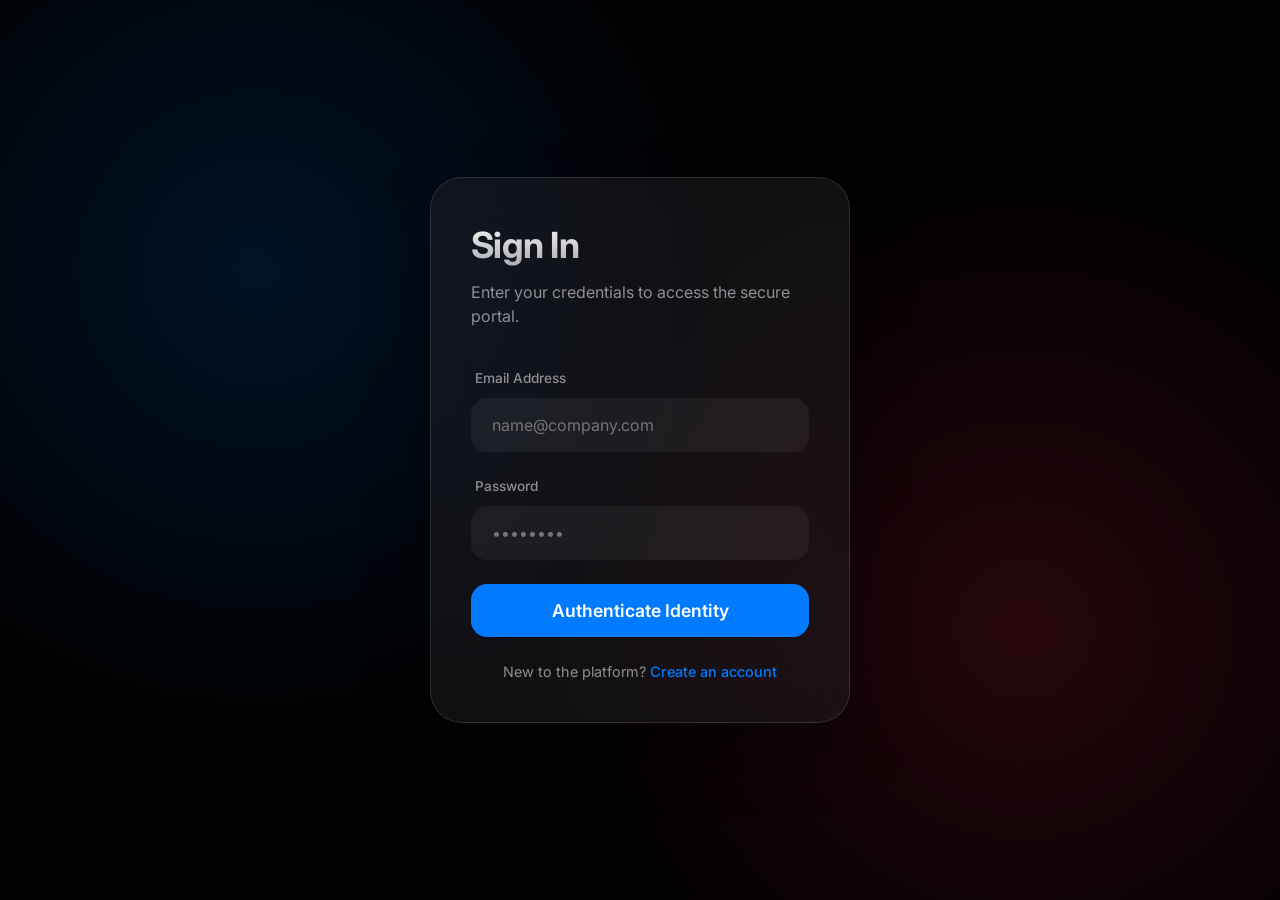
<file: frontend/index.html>
<!DOCTYPE html>
<html lang="en">
<head>
    <meta charset="UTF-8">
    <meta name="viewport" content="width=device-width, initial-scale=1.0">
    <title>Dashboard - Enterprise Core Auth</title>
    <link rel="stylesheet" href="style.css">
    <link rel="preconnect" href="https://fonts.googleapis.com">
    <link rel="preconnect" href="https://fonts.gstatic.com" crossorigin>
    <link href="https://fonts.googleapis.com/css2?family=Inter:wght@300;400;500;600;700&display=swap" rel="stylesheet">
</head>

<body>
    <div class="app-shell">
        <aside class="sidebar">
            <div class="sidebar-logo">
                <span class="icon">🛡️</span>
                <span>Core Auth</span>
            </div>
            <nav class="sidebar-nav">
                <a href="index.html" class="nav-item active">
                    <span class="icon">📊</span>
                    <span>Dashboard</span>
                </a>
                <a href="users.html" class="nav-item">
                    <span class="icon">👥</span>
                    <span>Identities</span>
                </a>
                <a href="#" class="nav-item" onclick="logout()" style="margin-top: auto; border-top: 1px solid var(--glass-border); padding-top: 2rem;">
                    <span class="icon">🚫</span>
                    <span>Logout</span>
                </a>
            </nav>
        </aside>

        <div class="main-content">
            <header>
                <h1>Security Control Hub</h1>
                <p class="subtitle">Real-time status and lifecycle management</p>
            </header>

            <main class="dashboard-grid">
                <section class="control-panel">
                    <!-- Status Pulse -->
                    <div class="status-grid">
                        <div class="status-item">
                            <label>Identity Status</label>
                            <div id="user-status-badge" class="status-badge active">Verified</div>
                        </div>
                        <div class="status-item">
                            <label>Redis Cache</label>
                            <div id="redis-status-badge" class="status-badge info">Active</div>
                        </div>
                    </div>

                    <!-- Profile Card -->
                    <div class="card" style="margin-bottom: 2rem;">
                        <div class="card-title">
                            <span class="icon">👤</span>
                            Active Profile
                        </div>
                        <div id="profile-display" style="margin-bottom: 1.5rem;">
                            <div style="font-size: 1.25rem; font-weight: 600;" id="user-email">Loading...</div>
                            <div style="color: var(--text-dim); font-size: 0.9rem;" id="user-role">Account Holder</div>
                        </div>
                        <div class="button-grid">
                            <button class="secondary" onclick="rotateToken()">
                                <span>🔄</span> Rotate
                            </button>
                            <button class="secondary btn-revoke" onclick="logout()">
                                <span>🚫</span> Revoke
                            </button>
                        </div>
                    </div>

                    <!-- System Pulse -->
                    <div class="card" style="margin-bottom: 2rem;">
                        <div class="card-title">
                            <span class="icon">📈</span>
                            System Pulse
                        </div>
                        <div class="status-grid" style="grid-template-columns: 1fr 1fr 1fr; gap: 1rem; margin-bottom: 0;">
                            <div class="status-item" style="text-align: center;">
                                <label>Total Users</label>
                                <div id="stat-users" style="font-size: 1.5rem; font-weight: 700;">--</div>
                            </div>
                            <div class="status-item" style="text-align: center;">
                                <label>Admins</label>
                                <div id="stat-admins" style="font-size: 1.5rem; font-weight: 700;">--</div>
                            </div>
                            <div class="status-item" style="text-align: center;">
                                <label>Revocations</label>
                                <div id="stat-revoked" style="font-size: 1.5rem; font-weight: 700;">--</div>
                            </div>
                        </div>
                    </div>

                    <!-- Token Management -->
                    <div class="card token-card">
                        <div class="card-title">
                            <span class="icon">🔑</span>
                            Token Registry
                        </div>
                        <div class="side-by-side-tokens">
                            <div class="token-container">
                                <div class="token-header">
                                    <span>Access</span>
                                    <div class="token-actions">
                                        <button onclick="toggleToken('access')">👁️</button>
                                        <button onclick="copyToken('access')">📋</button>
                                    </div>
                                </div>
                                <div id="access-token-view" class="token-box truncated">Loading...</div>
                            </div>

                            <div class="token-container">
                                <div class="token-header">
                                    <span>Refresh</span>
                                    <div class="token-actions">
                                        <button onclick="toggleToken('refresh')">👁️</button>
                                        <button onclick="copyToken('refresh')">📋</button>
                                    </div>
                                </div>
                                <div id="refresh-token-view" class="token-box truncated">Loading...</div>
                            </div>
                        </div>
                        <button class="secondary btn-test" style="margin-top: 1.5rem;" onclick="testInvalid()">
                            <span>⚡</span> Execute Zero-Trust Attack Simulation
                        </button>
                    </div>
                </section>

                <section class="audit-panel">
                    <div class="card card-log">
                        <div class="card-title">
                            <span class="icon">💻</span>
                            Audit Log
                        </div>
                        <div id="log-container"></div>
                        <div class="log-footer">
                            <button class="secondary btn-clear" onclick="clearLogs()">Clear Console</button>
                            <div class="system-status">Monitoring Engine v1.4.2</div>
                        </div>
                    </div>
                </section>
            </main>
        </div>
    </div>

    <script src="fingerprint.js"></script>
    <script>
        const API_URL = window.location.origin;

        // Redirect if not authenticated
        if (!localStorage.getItem('access_token')) {
            window.location.href = 'login.html';
        }

        function log(message, type = 'info') {
            const container = document.getElementById('log-container');
            const entry = document.createElement('div');
            entry.className = 'log-entry';
            const time = new Date().toLocaleTimeString();
            entry.innerHTML = `<span class="log-time">[${time}]</span> <span class="log-type-${type}">${message}</span>`;
            container.appendChild(entry);
            container.scrollTop = container.scrollHeight;
        }

        async function fetchProfile() {
            try {
                const res = await secureFetch(`${API_URL}/users/me`);
                const data = await res.json();
                if (res.ok) {
                    log(`Identity Verified: ${data.email}`, 'success');
                    document.getElementById('user-email').innerText = data.email;
                    if (data.is_superuser) {
                        document.getElementById('user-role').innerText = 'System Administrator';
                        document.getElementById('user-role').style.color = 'var(--primary)';
                    }
                    // Fetch Stats too
                    fetchStats();
                } else {
                    log(`Auth Failure: ${data.detail}`, 'error');
                    if (res.status === 401) {
                        localStorage.removeItem('access_token');
                        setTimeout(() => window.location.href = 'login.html', 2000);
                    }
                }
            } catch (err) {
                log(`Network Error: ${err.message}`, 'error');
            }
        }

        async function fetchStats() {
            try {
                const res = await secureFetch(`${API_URL}/users/stats`);
                const data = await res.json();
                if (res.ok) {
                    document.getElementById('stat-users').innerText = data.total_users;
                    document.getElementById('stat-admins').innerText = data.admin_count;
                    document.getElementById('stat-revoked').innerText = data.revocation_pulse;
                    
                    // Update Redis status
                    const redisBadge = document.getElementById('redis-status-badge');
                    if (data.revocation_pulse !== undefined) {
                        redisBadge.innerText = 'Active';
                        redisBadge.className = 'status-badge active';
                    } else {
                        redisBadge.innerText = 'Failsafe';
                        redisBadge.className = 'status-badge warning';
                    }
                }
            } catch (err) {
                console.error('Stats fetch failed', err);
            }
        }

        async function rotateToken() {
            const refreshToken = localStorage.getItem('refresh_token');
            try {
                const res = await secureFetch(`${API_URL}/auth/refresh`, {
                    method: 'POST',
                    body: JSON.stringify({ refresh_token: refreshToken }),
                    headers: { 'Content-Type': 'application/json' }
                });
                const data = await res.json();
                if (res.ok) {
                    localStorage.setItem('access_token', data.access_token);
                    localStorage.setItem('refresh_token', data.refresh_token);
                    log('Tokens Rotated Successfully', 'success');
                    displayTokens();
                } else {
                    log(`Rotation Failed: ${data.detail}`, 'error');
                }
            } catch (err) {
                log(`Network Error: ${err.message}`, 'error');
            }
        }

        async function logout() {
            try {
                const res = await secureFetch(`${API_URL}/auth/logout`, { method: 'POST' });
                if (res.ok) {
                    log('Session Revoked Successfully', 'warn');
                    localStorage.removeItem('access_token');
                    localStorage.removeItem('refresh_token');
                    setTimeout(() => window.location.href = 'login.html', 1000);
                }
            } catch (err) {
                log(`Logout Error: ${err.message}`, 'error');
            }
        }

        async function testInvalid() {
            log('Simulating Malicious Request...', 'warn');
            // Simulate identity drift by manually modifying the fingerprint header
            const fingerprint = getDeviceFingerprint();
            const token = localStorage.getItem('access_token');
            
            try {
                const res = await fetch(`${API_URL}/users/me`, {
                    headers: {
                        'Authorization': `Bearer ${token}`,
                        'X-Device-Fingerprint': 'FAKE_STOLEN_FINGERPRINT'
                    }
                });
                const data = await res.json();
                if (!res.ok) {
                    log(`ZERO-TRUST SUCCESS: ${data.detail}`, 'success');
                    log(`ACTION: Token has been auto-blacklisted.`, 'error');
                    // Check if we are now blocked
                    const checkRes = await secureFetch(`${API_URL}/users/me`);
                    if (checkRes.status === 401) {
                        log('CONFIRMED: Access Permanently Denied for this token.', 'error');
                    }
                }
            } catch (err) {
                log(`Simulation Error: ${err.message}`, 'error');
            }
        }

        function displayTokens() {
            const access = localStorage.getItem('access_token');
            const refresh = localStorage.getItem('refresh_token');
            document.getElementById('access-token-view').innerText = access || 'None';
            document.getElementById('refresh-token-view').innerText = refresh || 'None';
        }

        function toggleToken(type) {
            const el = document.getElementById(`${type}-token-view`);
            el.classList.toggle('truncated');
        }

        function copyToken(type) {
            const token = localStorage.getItem(`${type}_token`);
            navigator.clipboard.writeText(token);
            log(`${type.charAt(0).toUpperCase() + type.slice(1)} Token Copied to Clipboard`, 'info');
        }

        function clearLogs() {
            document.getElementById('log-container').innerHTML = '';
        }

        // Initial setup
        displayTokens();
        fetchProfile();

        // Silent Refresh Logic
        setInterval(async () => {
            const token = localStorage.getItem('access_token');
            if (!token) return;
            const payload = JSON.parse(atob(token.split('.')[1]));
            const exp = payload.exp * 1000;
            if (exp - Date.now() < 60000) { // 1 min before expiry
                log('Initiating Silent Healing...', 'warn');
                await rotateToken();
            }
        }, 30000);
    </script>
</body>
</html>
</file>
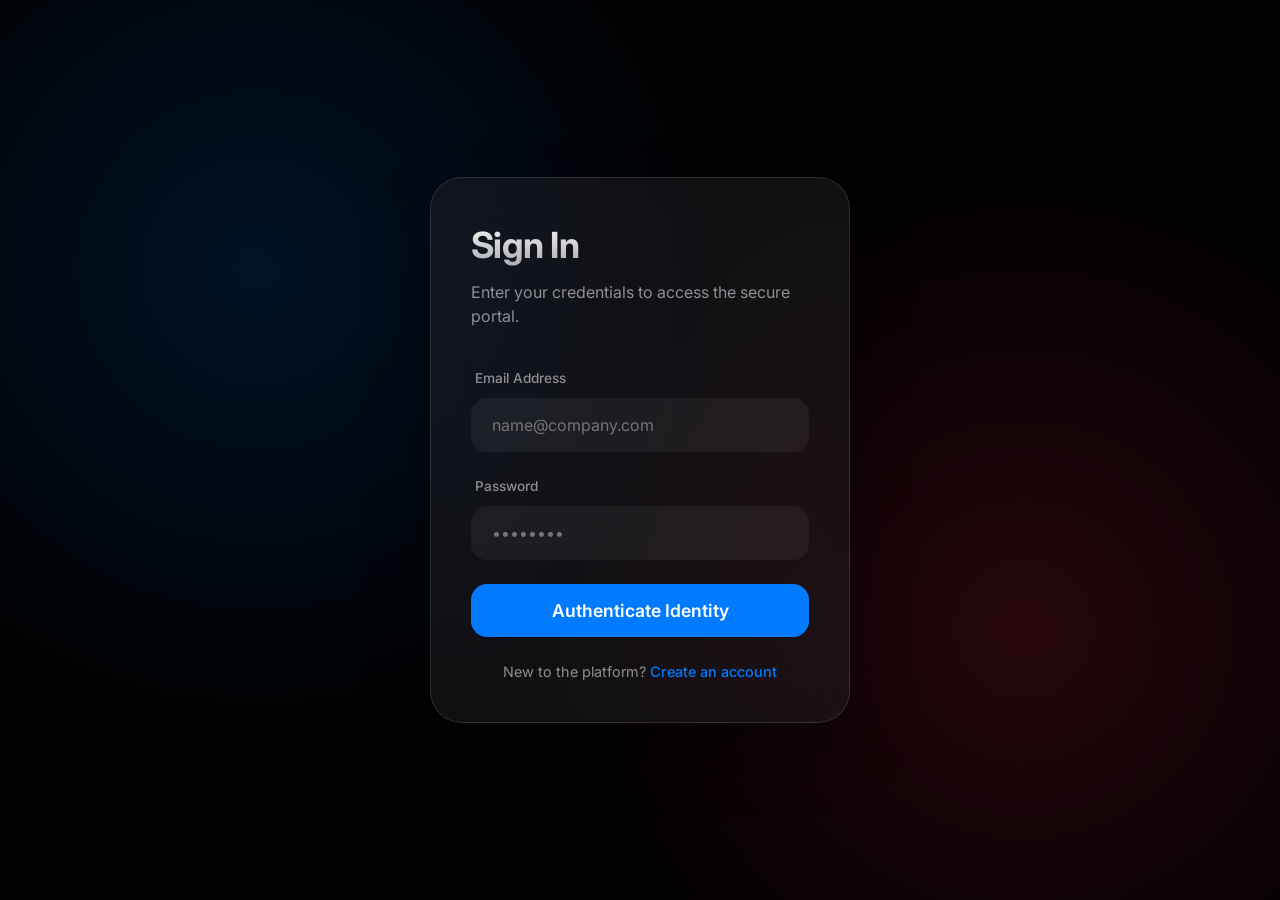
<file: frontend/login.html>
<!DOCTYPE html>
<html lang="en">
<head>
    <meta charset="UTF-8">
    <meta name="viewport" content="width=device-width, initial-scale=1.0">
    <title>Sign In - Enterprise Core</title>
    <link rel="stylesheet" href="style.css">
    <link rel="preconnect" href="https://fonts.googleapis.com">
    <link rel="preconnect" href="https://fonts.gstatic.com" crossorigin>
    <link href="https://fonts.googleapis.com/css2?family=Inter:wght@300;400;500;600;700&display=swap" rel="stylesheet">
    <style>
        body {
            justify-content: center;
            align-items: center;
        }
        .auth-card {
            width: 100%;
            max-width: 420px;
            animation: slideUp 0.8s cubic-bezier(0.16, 1, 0.3, 1);
        }
        @keyframes slideUp {
            from { opacity: 0; transform: translateY(30px); }
            to { opacity: 1; transform: translateY(0); }
        }
    </style>
</head>
<body>
    <div class="auth-card card">
        <header style="padding: 0; text-align: left; margin-bottom: 2.5rem;">
            <h1 style="font-size: 2.25rem; margin-bottom: 0.5rem;">Sign In</h1>
            <p class="subtitle" style="margin: 0; font-size: 1rem;">Enter your credentials to access the secure portal.</p>
        </header>

        <form id="login-form">
            <div class="form-group">
                <label for="email">Email Address</label>
                <input type="email" id="email" required placeholder="name@company.com" autocomplete="email">
            </div>
            <div class="form-group">
                <label for="password">Password</label>
                <input type="password" id="password" required placeholder="••••••••" autocomplete="current-password">
            </div>
            <button type="submit" id="submit-btn">Authenticate Identity</button>
        </form>

        <div class="footer-link">
            New to the platform? <a href="register.html">Create an account</a>
        </div>
        
        <div id="error-message" style="margin-top: 1.5rem; color: var(--error); font-size: 0.85rem; text-align: center; display: none; padding: 0.75rem; background: rgba(255, 59, 48, 0.1); border-radius: 12px; border: 1px solid rgba(255, 59, 48, 0.2);">
        </div>
    </div>

    <script src="fingerprint.js"></script>
    <script>
        const API_URL = window.location.origin;
        const form = document.getElementById('login-form');
        const submitBtn = document.getElementById('submit-btn');
        const errorDiv = document.getElementById('error-message');

        form.addEventListener('submit', async (e) => {
            e.preventDefault();
            
            // UI State
            submitBtn.disabled = true;
            submitBtn.innerText = 'Verifying...';
            errorDiv.style.display = 'none';

            const email = document.getElementById('email').value;
            const password = document.getElementById('password').value;

            const formData = new FormData();
            formData.append('username', email);
            formData.append('password', password);

            try {
                const res = await fetch(`${API_URL}/auth/login`, {
                    method: 'POST',
                    body: formData,
                    headers: {
                        'X-Device-Fingerprint': getDeviceFingerprint()
                    }
                });
                
                const data = await res.json();
                
                if (res.ok) {
                    localStorage.setItem('access_token', data.access_token);
                    localStorage.setItem('refresh_token', data.refresh_token);
                    window.location.href = 'index.html';
                } else {
                    errorDiv.innerText = data.detail || 'Authentication failed. Please try again.';
                    errorDiv.style.display = 'block';
                    submitBtn.disabled = false;
                    submitBtn.innerText = 'Authenticate Identity';
                }
            } catch (err) {
                errorDiv.innerText = 'Network connection failed.';
                errorDiv.style.display = 'block';
                submitBtn.disabled = false;
                submitBtn.innerText = 'Authenticate Identity';
            }
        });
    </script>
</body>
</html>
</file>
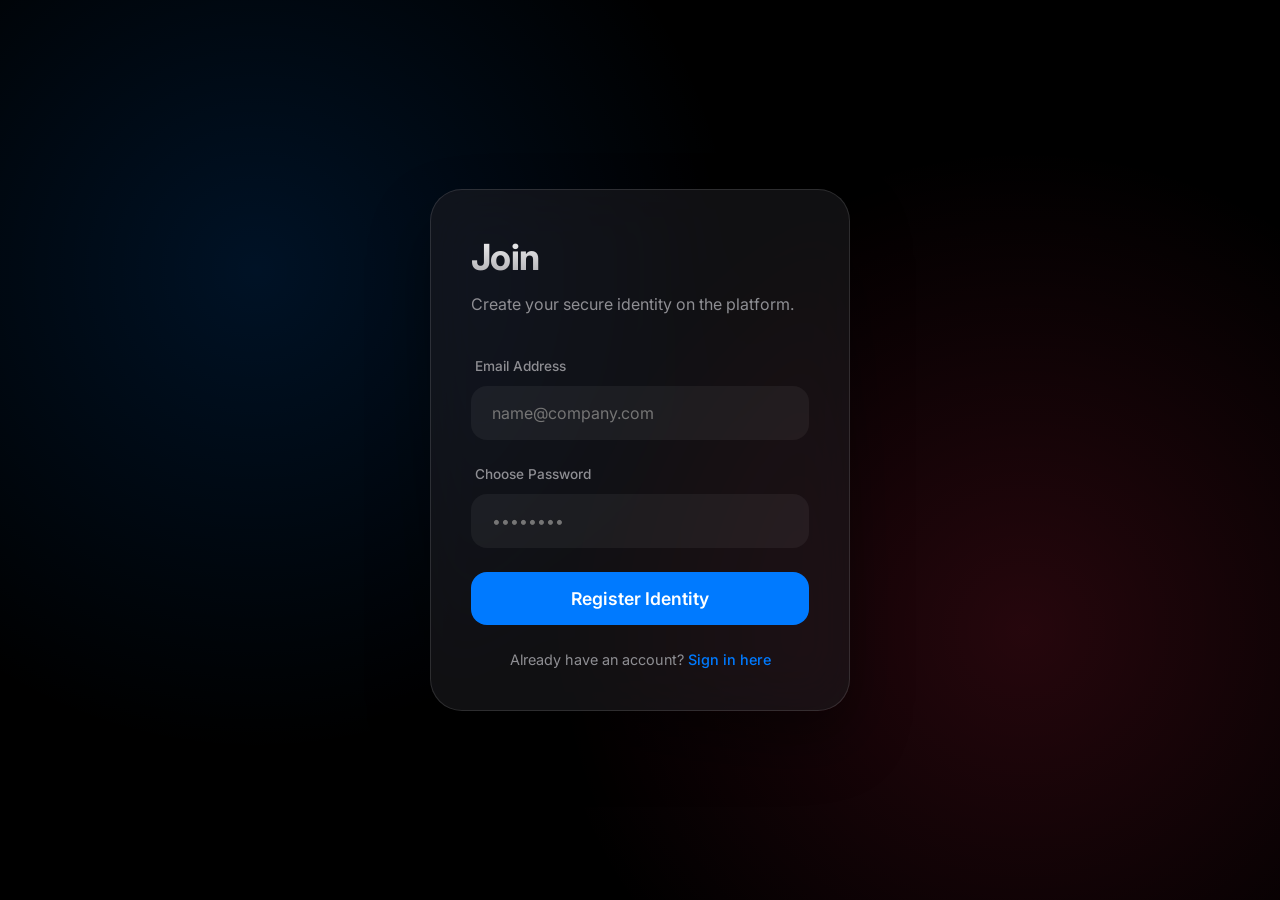
<file: frontend/register.html>
<!DOCTYPE html>
<html lang="en">
<head>
    <meta charset="UTF-8">
    <meta name="viewport" content="width=device-width, initial-scale=1.0">
    <title>Join - Enterprise Core</title>
    <link rel="stylesheet" href="style.css">
    <link rel="preconnect" href="https://fonts.googleapis.com">
    <link rel="preconnect" href="https://fonts.gstatic.com" crossorigin>
    <link href="https://fonts.googleapis.com/css2?family=Inter:wght@300;400;500;600;700&display=swap" rel="stylesheet">
    <style>
        body {
            justify-content: center;
            align-items: center;
        }
        .auth-card {
            width: 100%;
            max-width: 420px;
            animation: slideUp 0.8s cubic-bezier(0.16, 1, 0.3, 1);
        }
        @keyframes slideUp {
            from { opacity: 0; transform: translateY(30px); }
            to { opacity: 1; transform: translateY(0); }
        }
    </style>
</head>
<body>
    <div class="auth-card card">
        <header style="padding: 0; text-align: left; margin-bottom: 2.5rem;">
            <h1 style="font-size: 2.25rem; margin-bottom: 0.5rem;">Join</h1>
            <p class="subtitle" style="margin: 0; font-size: 1rem;">Create your secure identity on the platform.</p>
        </header>

        <form id="register-form">
            <div class="form-group">
                <label for="email">Email Address</label>
                <input type="email" id="email" required placeholder="name@company.com" autocomplete="email">
            </div>
            <div class="form-group">
                <label for="password">Choose Password</label>
                <input type="password" id="password" required placeholder="••••••••" autocomplete="new-password">
            </div>
            <button type="submit" id="submit-btn">Register Identity</button>
        </form>

        <div class="footer-link">
            Already have an account? <a href="login.html">Sign in here</a>
        </div>
        
        <div id="error-message" style="margin-top: 1.5rem; color: var(--error); font-size: 0.85rem; text-align: center; display: none; padding: 0.75rem; background: rgba(255, 59, 48, 0.1); border-radius: 12px; border: 1px solid rgba(255, 59, 48, 0.2);">
        </div>
        
        <div id="success-message" style="margin-top: 1.5rem; color: var(--success); font-size: 0.85rem; text-align: center; display: none; padding: 0.75rem; background: rgba(52, 199, 89, 0.1); border-radius: 12px; border: 1px solid rgba(52, 199, 89, 0.2);">
            Registration successful! Redirecting to login...
        </div>
    </div>

    <script src="fingerprint.js"></script>
    <script>
        const API_URL = window.location.origin;
        const form = document.getElementById('register-form');
        const submitBtn = document.getElementById('submit-btn');
        const errorDiv = document.getElementById('error-message');
        const successDiv = document.getElementById('success-message');

        form.addEventListener('submit', async (e) => {
            e.preventDefault();
            
            // UI State
            submitBtn.disabled = true;
            submitBtn.innerText = 'Creating Account...';
            errorDiv.style.display = 'none';
            successDiv.style.display = 'none';

            const email = document.getElementById('email').value;
            const password = document.getElementById('password').value;

            try {
                const res = await fetch(`${API_URL}/auth/register`, {
                    method: 'POST',
                    headers: {
                        'Content-Type': 'application/json',
                        'X-Device-Fingerprint': getDeviceFingerprint()
                    },
                    body: JSON.stringify({ email, password })
                });
                
                const data = await res.json();
                
                if (res.ok) {
                    successDiv.style.display = 'block';
                    setTimeout(() => {
                        window.location.href = 'login.html';
                    }, 1500);
                } else {
                    errorDiv.innerText = data.detail || 'Registration failed.';
                    errorDiv.style.display = 'block';
                    submitBtn.disabled = false;
                    submitBtn.innerText = 'Register Identity';
                }
            } catch (err) {
                errorDiv.innerText = 'Network connection failed.';
                errorDiv.style.display = 'block';
                submitBtn.disabled = false;
                submitBtn.innerText = 'Register Identity';
            }
        });
    </script>
</body>
</html>
</file>
<file: frontend/style.css>
:root {
    --primary: #007AFF; /* Apple SF Blue */
    --secondary: #FF2D55; /* Apple SF Pink */
    --bg: #000000;
    --card-bg: rgba(28, 28, 30, 0.6);
    --text: #FFFFFF;
    --text-dim: #8E8E93;
    --success: #34C759;
    --error: #FF3B30;
    --warning: #FF9500;
    --glass-border: rgba(255, 255, 255, 0.12);
}

* {
    margin: 0;
    padding: 0;
    box-sizing: border-box;
    font-family: 'Inter', -apple-system, BlinkMacSystemFont, sans-serif;
    -webkit-font-smoothing: antialiased;
}

body {
    background-color: var(--bg);
    background-image: 
        radial-gradient(circle at 20% 30%, rgba(0, 122, 255, 0.15) 0%, transparent 40%),
        radial-gradient(circle at 80% 70%, rgba(255, 45, 85, 0.15) 0%, transparent 40%);
    color: var(--text);
    min-height: 100vh;
    display: flex;
    flex-direction: column;
    overflow-x: hidden;
    line-height: 1.5;
}

header {
    padding: 4rem 2rem 2rem;
    text-align: center;
    animation: fadeIn 1s ease-out;
}

@keyframes fadeIn {
    from { opacity: 0; transform: translateY(10px); }
    to { opacity: 1; transform: translateY(0); }
}

h1 {
    font-size: 3.5rem;
    font-weight: 700;
    letter-spacing: -0.02em;
    margin-bottom: 0.75rem;
    background: linear-gradient(180deg, #FFFFFF 0%, #A1A1A6 100%);
    -webkit-background-clip: text;
    -webkit-text-fill-color: transparent;
}

.subtitle {
    color: var(--text-dim);
    font-size: 1.25rem;
    font-weight: 400;
    max-width: 600px;
    margin: 0 auto;
}

/* --- App Shell Layout --- */
.app-shell {
    display: flex;
    min-height: 100vh;
    width: 100%;
}

.sidebar {
    width: 280px;
    background: rgba(18, 18, 18, 0.8);
    backdrop-filter: blur(40px);
    border-right: 1px solid var(--glass-border);
    padding: 2rem 1.5rem;
    display: flex;
    flex-direction: column;
    position: sticky;
    top: 0;
    height: 100vh;
    z-index: 100;
}

.main-content {
    flex: 1;
    display: flex;
    flex-direction: column;
    min-width: 0;
}

.sidebar-logo {
    font-size: 1.5rem;
    font-weight: 700;
    margin-bottom: 3rem;
    display: flex;
    align-items: center;
    gap: 0.75rem;
    color: var(--text);
}

.sidebar-nav {
    display: flex;
    flex-direction: column;
    gap: 0.5rem;
}

.nav-item {
    display: flex;
    align-items: center;
    gap: 1rem;
    padding: 1rem;
    border-radius: 12px;
    color: var(--text-dim);
    text-decoration: none;
    font-weight: 500;
    transition: all 0.2s;
}

.nav-item:hover, .nav-item.active {
    background: rgba(255, 255, 255, 0.05);
    color: var(--text);
}

.nav-item.active {
    background: rgba(0, 122, 255, 0.1);
    color: var(--primary);
}

.nav-item .icon {
    font-size: 1.25rem;
}

main {
    flex: 1;
    max-width: 1300px;
    margin: 0;
    padding: 3rem 2rem;
    width: 100%;
    
    display: grid;
    grid-template-columns: minmax(0, 1.1fr) minmax(0, 0.9fr);
    gap: 3rem;
}

@media (max-width: 1200px) {
    .sidebar { width: 80px; padding: 2rem 1rem; }
    .sidebar-logo span:not(.icon), .nav-item span:not(.icon) { display: none; }
}

@media (max-width: 1000px) {
    main {
        grid-template-columns: 1fr;
    }
}



.auth-container {
    max-width: 450px;
    margin: 0 auto;
}

.card {
    background: var(--card-bg);
    backdrop-filter: blur(30px) saturate(180%);
    -webkit-backdrop-filter: blur(30px) saturate(180%);
    border: 1px solid var(--glass-border);
    border-radius: 32px;
    padding: 2.5rem;
    box-shadow: 0 30px 60px rgba(0, 0, 0, 0.4);
    transition: all 0.4s cubic-bezier(0.16, 1, 0.3, 1);
}

.card:hover {
    transform: scale(1.01);
    border-color: rgba(255, 255, 255, 0.2);
}

.card-title {
    font-size: 1.75rem;
    font-weight: 600;
    margin-bottom: 2rem;
    display: flex;
    align-items: center;
    gap: 1rem;
    letter-spacing: -0.01em;
}

.form-group {
    margin-bottom: 1.5rem;
}

label {
    display: block;
    margin-bottom: 0.6rem;
    color: var(--text-dim);
    font-size: 0.85rem;
    font-weight: 500;
    margin-left: 4px;
}

input {
    width: 100%;
    padding: 1rem 1.25rem;
    background: rgba(255, 255, 255, 0.05);
    border: 1px solid transparent;
    border-radius: 16px;
    color: white;
    font-size: 1rem;
    outline: none;
    transition: all 0.2s ease;
}

input:focus {
    background: rgba(255, 255, 255, 0.08);
    border-color: var(--primary);
    box-shadow: 0 0 0 4px rgba(0, 122, 255, 0.15);
}

button {
    width: 100%;
    padding: 1rem;
    background: var(--primary);
    color: white;
    border: none;
    border-radius: 16px;
    font-size: 1.1rem;
    font-weight: 600;
    cursor: pointer;
    transition: all 0.3s cubic-bezier(0.16, 1, 0.3, 1);
}

button:hover {
    filter: brightness(1.1);
    transform: translateY(-2px);
    box-shadow: 0 8px 20px rgba(0, 122, 255, 0.3);
}

button:active {
    transform: scale(0.97);
}

button.secondary {
    background: rgba(255, 255, 255, 0.08);
    border: 1px solid var(--glass-border);
    color: #FFFFFF;
}

.footer-link {
    text-align: center;
    margin-top: 1.5rem;
    font-size: 0.9rem;
    color: var(--text-dim);
}

.footer-link a {
    color: var(--primary);
    text-decoration: none;
    font-weight: 500;
}

.footer-link a:hover {
    text-decoration: underline;
}

/* --- Responsive Design --- */

@media (max-width: 1024px) {
    h1 {
        font-size: 2.8rem;
    }
    
    main {
        padding: 2rem 1.5rem;
    }
}

@media (max-width: 768px) {
    header {
        padding: 3rem 1.5rem 1.5rem;
    }

    h1 {
        font-size: 2.2rem;
    }

    .subtitle {
        font-size: 1rem;
    }

    .card {
        padding: 1.5rem;
        border-radius: 24px;
    }

    .card-title {
        font-size: 1.4rem;
        margin-bottom: 1.5rem;
    }

    /* Stack buttons on small screens */
    .button-grid {
        grid-template-columns: 1fr !important;
    }

    /* Handle long tokens */
    .token-display {
        font-size: 0.75rem;
        padding: 0.75rem;
        word-break: break-all;
    }

    #log-container {
        max-height: 300px;
        font-size: 0.8rem;
    }
}

@media (max-width: 480px) {
    h1 {
        font-size: 1.8rem;
    }

    main {
        padding: 1.5rem 1rem;
    }

    .card {
        padding: 1.25rem;
    }

    input, button {
        padding: 0.85rem;
        font-size: 0.95rem;
    }
}

/* Utilities */
.button-grid {
    display: grid;
    grid-template-columns: 1fr 1fr;
    gap: 1rem;
}

.btn-revoke { color: var(--error); border-color: var(--error) !important; }
.btn-users { color: var(--primary); border-color: var(--primary) !important; }
.btn-test { color: var(--warning); border-color: var(--warning) !important; margin-top: 1rem; width: 100%; }

.card-log {
    height: 100%;
    display: flex;
    flex-direction: column;
}

.btn-clear {
    margin-top: 1.5rem;
    width: auto;
    font-size: 0.8rem;
    align-self: flex-start;
}

/* --- Enhanced Dashboard Layout --- */

.status-grid {
    display: grid;
    grid-template-columns: 1fr 1fr;
    gap: 1.5rem;
    margin-bottom: 2.5rem;
}

.status-item {
    background: rgba(255, 255, 255, 0.03);
    padding: 1.25rem;
    border-radius: 20px;
    border: 1px solid var(--glass-border);
}

.status-item label {
    margin-left: 0;
    margin-bottom: 0.5rem;
    font-size: 0.75rem;
    text-transform: uppercase;
    letter-spacing: 0.05em;
}

.action-section {
    margin-bottom: 2.5rem;
}

.action-section label {
    margin-left: 0;
    margin-bottom: 1rem;
    font-size: 0.8rem;
    font-weight: 600;
    color: var(--text);
}

.button-grid button {
    display: flex;
    align-items: center;
    justify-content: center;
    gap: 0.75rem;
    font-size: 0.95rem;
}

.token-section {
    background: rgba(0, 0, 0, 0.2);
    padding: 1.5rem;
    border-radius: 24px;
    border: 1px solid var(--glass-border);
}

.token-section label {
    margin-left: 0;
    margin-bottom: 1.25rem;
    font-size: 0.8rem;
    font-weight: 600;
}

.side-by-side-tokens {
    display: flex;
    gap: 1rem;
    min-width: 0;
}

@media (max-width: 768px) {
    .side-by-side-tokens {
        flex-direction: column;
    }
}

.token-container {
    background: rgba(0, 0, 0, 0.3);
    border-radius: 16px;
    padding: 1rem;
    border: 1px solid rgba(255, 255, 255, 0.05);
    flex: 1;
    min-width: 0; /* Prevents token blowout */
}

.token-header {
    display: flex;
    justify-content: space-between;
    align-items: center;
    margin-bottom: 0.75rem;
}

.token-header span {
    font-size: 0.75rem;
    color: var(--text-dim);
    font-weight: 500;
}

.token-actions {
    display: flex;
    gap: 0.5rem;
}

.token-actions button {
    width: 28px;
    height: 28px;
    padding: 0;
    font-size: 0.8rem;
    background: rgba(255, 255, 255, 0.05);
    border-radius: 8px;
    display: flex;
    align-items: center;
    justify-content: center;
}

.token-box {
    font-family: 'Monaco', 'Consolas', monospace;
    font-size: 0.8rem;
    color: var(--primary);
    word-break: break-all;
    line-height: 1.4;
    max-height: 100px;
    overflow-y: auto;
}

.token-box.truncated {
    white-space: nowrap;
    overflow: hidden;
    text-overflow: ellipsis;
    color: var(--text-dim);
}

/* --- Audit Log Enhancements --- */

.log-footer {
    display: flex;
    justify-content: space-between;
    align-items: center;
    margin-top: 1.5rem;
}

.system-status {
    font-size: 0.75rem;
    color: var(--success);
    display: flex;
    align-items: center;
    gap: 0.5rem;
}

.system-status::before {
    content: '';
    width: 8px;
    height: 8px;
    background: var(--success);
    border-radius: 50%;
    box-shadow: 0 0 10px var(--success);
}

/* Utilities */
.status-badge {
    display: inline-block;
    padding: 0.4rem 1rem;
    border-radius: 20px;
    font-size: 0.85rem;
    font-weight: 600;
}

.status-badge.active {
    background: rgba(52, 199, 89, 0.15);
    color: var(--success);
}

.status-badge.info {
    background: rgba(0, 122, 255, 0.15);
    color: var(--primary);
}

#log-container {
    background: rgba(0, 0, 0, 0.4);
    border-radius: 16px;
    padding: 1.25rem;
    flex: 1;
    overflow-y: auto;
    font-family: 'Monaco', 'Consolas', monospace;
    font-size: 0.85rem;
    border: 1px solid var(--glass-border);
}

.log-entry {
    margin-bottom: 0.6rem;
    border-bottom: 1px solid rgba(255, 255, 255, 0.02);
    padding-bottom: 0.4rem;
}

.log-time { color: var(--text-dim); margin-right: 0.75rem; font-size: 0.75rem; }
.log-type-success { color: var(--success); }
.log-type-warn { color: var(--warning); }
.log-type-error { color: var(--error); }

/* Users Table & Management */
.table-container {
    margin-top: 2rem;
    overflow-x: auto;
    border-radius: 24px;
    border: 1px solid var(--glass-border);
    background: rgba(0, 0, 0, 0.2);
}

table {
    width: 100%;
    border-collapse: collapse;
    background: transparent;
}

th {
    text-align: left;
    padding: 1.5rem;
    background: rgba(255, 255, 255, 0.03);
    color: var(--text-dim);
    font-size: 0.75rem;
    font-weight: 700;
    text-transform: uppercase;
    letter-spacing: 0.1em;
    border-bottom: 1px solid var(--glass-border);
}

td {
    padding: 1.25rem 1.5rem;
    border-bottom: 1px solid rgba(255, 255, 255, 0.05);
    font-size: 0.95rem;
    color: var(--text);
    vertical-align: middle;
}

tr:last-child td {
    border-bottom: none;
}

tr {
    transition: background 0.2s ease;
}

tr:hover td {
    background: rgba(255, 255, 255, 0.03);
}

.back-link {
    display: inline-flex;
    align-items: center;
    gap: 0.75rem;
    color: var(--text-dim);
    text-decoration: none;
    font-weight: 500;
    font-size: 0.9rem;
    margin-bottom: 2rem;
    transition: all 0.2s;
    padding: 0.5rem 1rem;
    background: rgba(255, 255, 255, 0.05);
    border-radius: 12px;
    border: 1px solid var(--glass-border);
}

.back-link:hover {
    color: var(--primary);
    background: rgba(0, 122, 255, 0.1);
    transform: translateX(-5px);
}

/* Status variants */
.status-badge.warning {
    background: rgba(255, 149, 0, 0.1);
    color: var(--warning);
    border: 1px solid rgba(255, 149, 0, 0.2);
}

.status-badge.info {
    background: rgba(0, 122, 255, 0.1);
    color: var(--primary);
    border: 1px solid rgba(0, 122, 255, 0.2);
}

.status-badge.active {
    background: rgba(52, 199, 89, 0.1);
    color: var(--success);
    border: 1px solid rgba(52, 199, 89, 0.2);
}

.status-badge.inactive {
    background: rgba(255, 59, 48, 0.1);
    color: var(--error);
    border: 1px solid rgba(255, 59, 48, 0.2);
}
</file>
